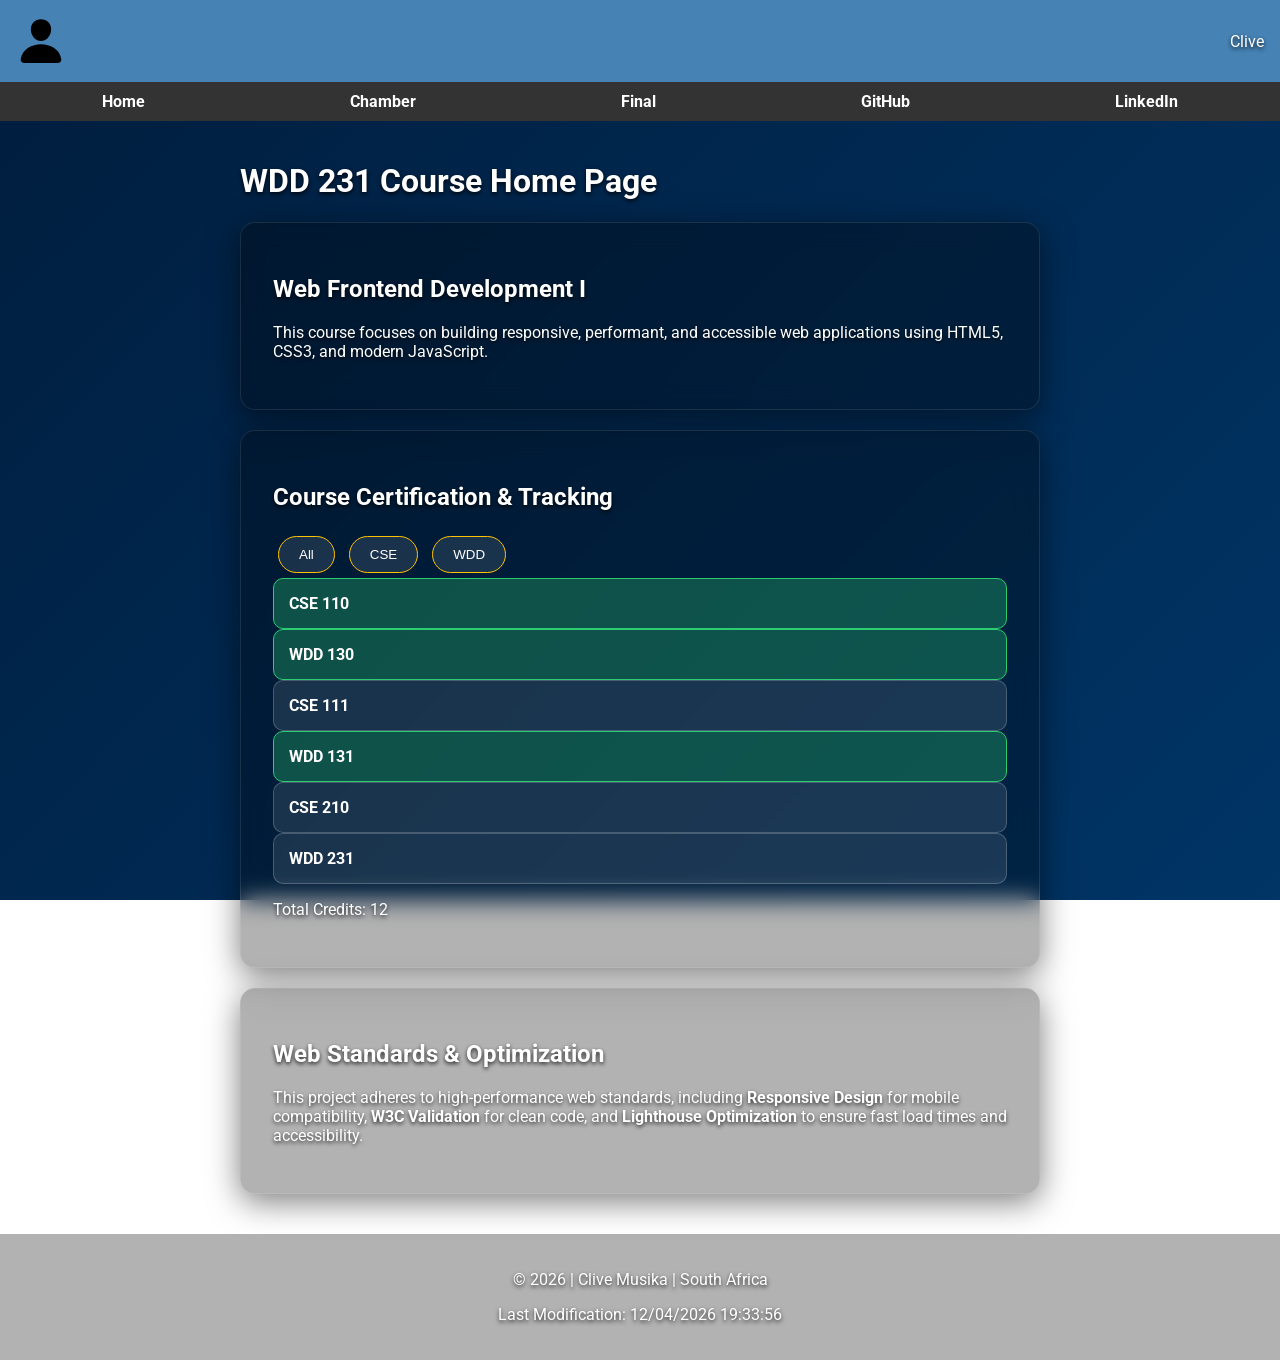
<file: index.html>
<!DOCTYPE html>
<html lang="en-US">
<head>
    <meta charset="UTF-8">
    <meta name="viewport" content="width=device-width, initial-scale=1.0">
    <title>Clive | WDD 231 Course Home Page</title>
    <meta name="description" content="Course home page for Clive, featuring responsive design and dynamic course filtering.">
    
    <meta name="author" content="Clive Musika"> 
    
    <link rel="preconnect" href="https://fonts.googleapis.com">
    <link rel="preconnect" href="https://fonts.gstatic.com" crossorigin>
    <link href="https://fonts.googleapis.com/css2?family=Roboto:wght@400;700&display=swap" rel="stylesheet">
    
    
    <link rel="stylesheet" href="styles/base.css">
    <link rel="stylesheet" href="styles/styles.css">

    <script src="scripts/getdates.js" defer></script>
    <script src="scripts/course.js" defer></script>
    <script src="scripts/navigation.js" defer></script>
</head>
<body>
   <header>
   
    <img src="images/person.svg" alt="Clive Musika Portfolio Logo" width="50">
    <span>Clive</span>
    <button id="menu"></button> 
</header>

<nav>
    <ul class="navigation" id="animatenav">
        <li><a href="chamber/index.html" class="active">Home</a></li>
        <li><a href="chamber/directory.html">Chamber</a></li>
        <li><a href="Final-project/index.html">Final</a></li>

        <li><a href="https://github.com/simbaclive" target="_blank">GitHub</a></li>
        <li><a href="https://www.linkedin.com/in/clive-musika-203a121a0/" target="_blank">LinkedIn</a></li>
    </ul>
</nav>

    <main>
   
    <h1>WDD 231 Course Home Page</h1>

   
    <section class="card">
        <h2>Web Frontend Development I</h2>
        <p>This course focuses on building responsive, performant, and accessible web applications using HTML5, CSS3, and modern JavaScript.</p>
    </section>

    
    <section class="card">
        <h2>Course Certification & Tracking</h2>
        <div class="filters">
            <button id="all">All</button>
            <button id="cse">CSE</button>
            <button id="wdd">WDD</button>
        </div>
        <div id="course-list"></div>
        <p>Total Credits: <span id="total-credits"></span></p>
    </section>

    
    <section class="card">
    <h2>Web Standards & Optimization</h2>
    <p>This project adheres to high-performance web standards, including <strong>Responsive Design</strong> for mobile compatibility, <strong>W3C Validation</strong> for clean code, and <strong>Lighthouse Optimization</strong> to ensure fast load times and accessibility.</p>
</section>
        
</main>

    <footer>
        <p>&copy; <span id="currentyear"></span> | Clive Musika | South Africa</p>
        <p id="lastModified"></p>
    </footer>
</body>
</html>
</file>
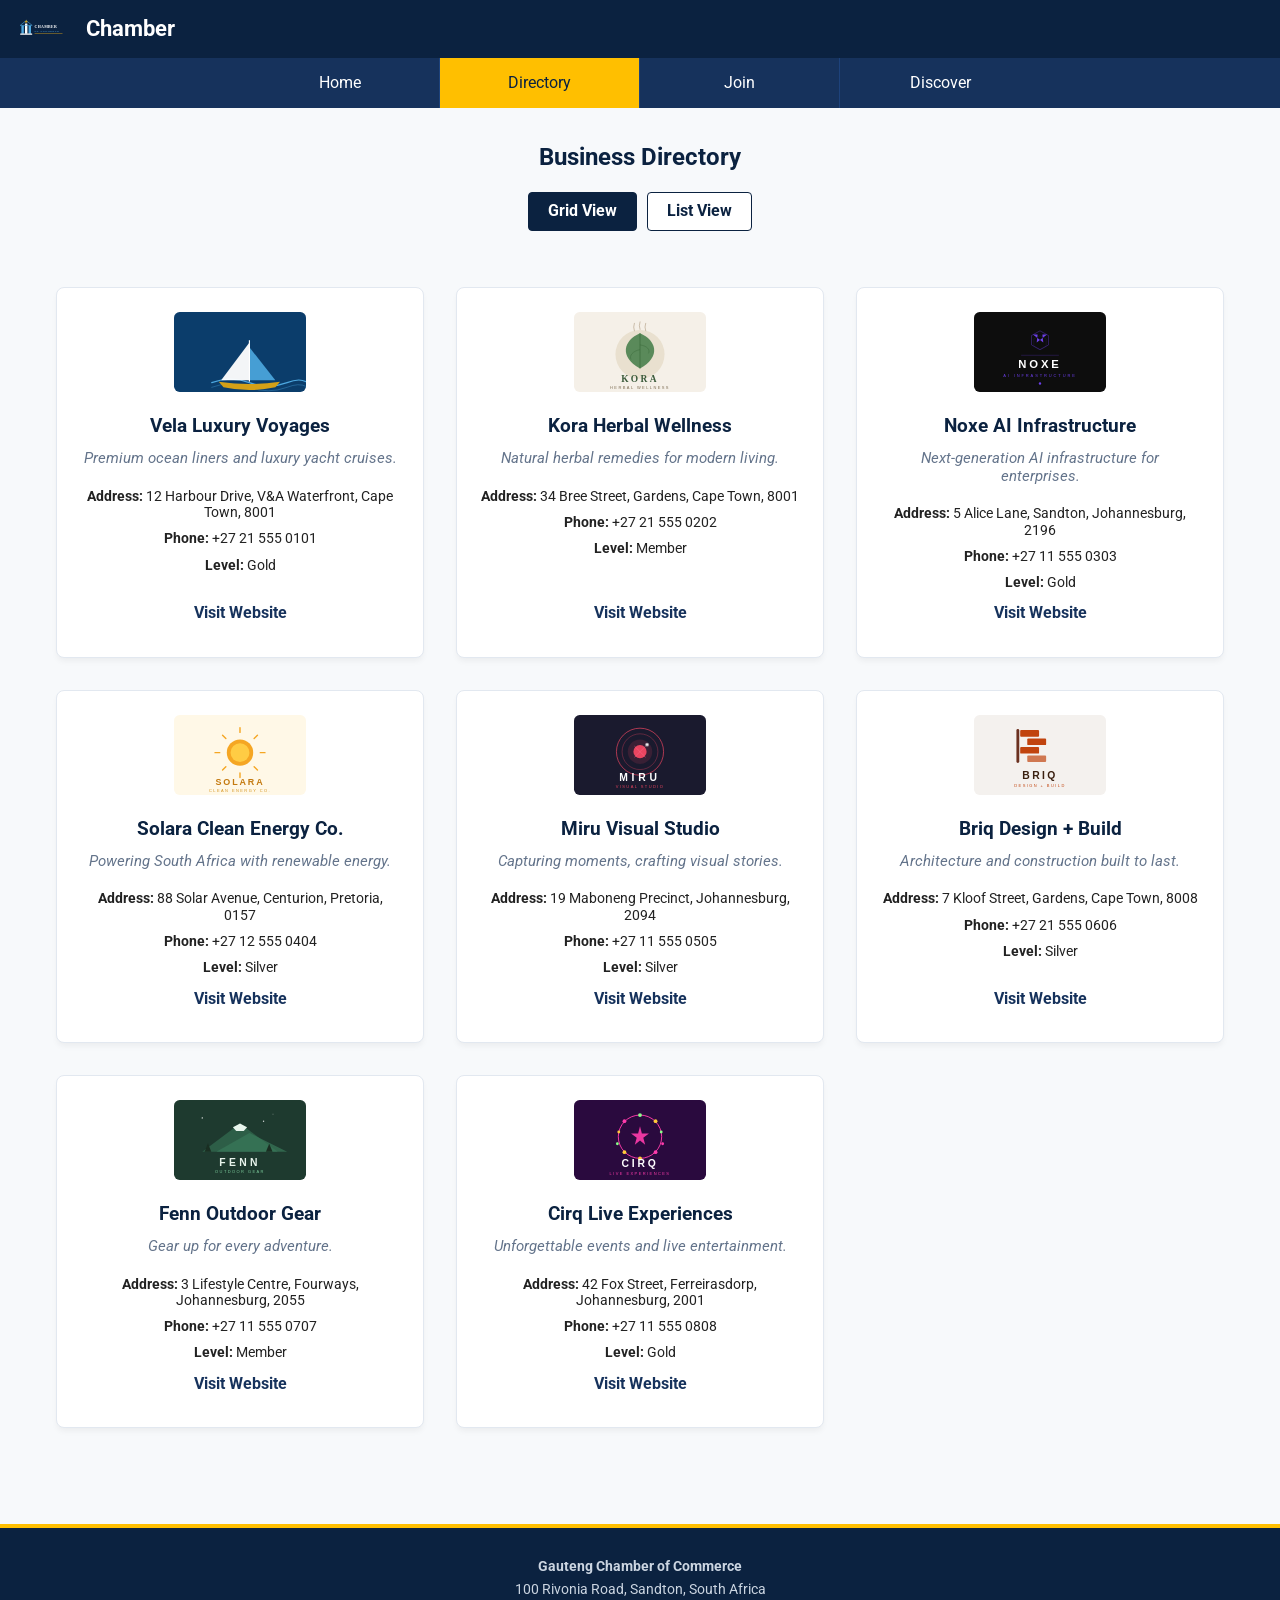
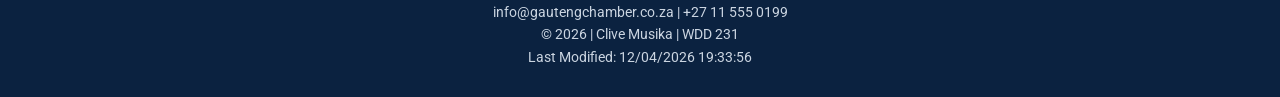
<file: chamber/directory.html>
<!DOCTYPE html>
<html lang="en-US">
<head>
    <meta charset="UTF-8">
    <meta name="viewport" content="width=device-width, initial-scale=1.0">
    <title>Chamber of Commerce | Business Directory</title>
    <meta name="description" content="Discover and network with top-tier businesses in Gauteng. Support local enterprise through our Chamber Directory.">
    <meta name="author" content="Clive Musika"> 
    
    <link rel="icon" href="images/favicon.ico" type="image/x-icon">

    <meta property="og:title" content="Gauteng Chamber of Commerce Business Directory">
    <meta property="og:description" content="Explore and support premium local businesses in the Gauteng area.">
    <meta property="og:image" content="https://simbaclive.github.io/wdd231/chamber/images/og-share.jpg">
    <meta property="og:url" content="https://simbaclive.github.io/wdd231/chamber/directory.html">
    <meta property="og:type" content="website">

    <link rel="preconnect" href="https://fonts.googleapis.com">
    <link rel="preconnect" href="https://fonts.gstatic.com" crossorigin>
    <link href="https://fonts.googleapis.com/css2?family=Roboto:wght@400;700&display=swap" rel="stylesheet">

    <link rel="stylesheet" href="styles/normalize.css">
    <link rel="stylesheet" href="styles/small.css">
    <link rel="stylesheet" href="styles/larger.css" media="(min-width: 640px)">

    <script src="scripts/directory.js" defer></script>
</head>
<body>
    <header>
        <div class="logo-area">
            <img src="images/chamber-logo.svg" alt="Chamber Logo" width="60">
            <h1>Chamber</h1>
        </div>
        <button id="menu" aria-label="Toggle Menu">&#9776;</button> 
    </header>

    <nav>
        <ul class="navigation" id="animatenav">
            <li><a href="index.html">Home</a></li>
            <li><a href="#" class="active">Directory</a></li>
            <li><a href="join.html">Join</a></li>
            <li><a href="discover.html">Discover</a></li>
        </ul>
    </nav>

    <main>
        <h2>Business Directory</h2>
        
        <div class="toggle-container">
            <button id="gridBtn" class="active">Grid View</button>
            <button id="listBtn">List View</button>
        </div>

        <article id="member-container" class="grid-mode">
            </article>
    </main>

    <footer>
        <div class="footer-info">
            <p><strong>Gauteng Chamber of Commerce</strong></p>
            <p>100 Rivonia Road, Sandton, South Africa</p>
            <p>info@gautengchamber.co.za | +27 11 555 0199</p>
        </div>
        <div class="footer-meta">
            <p>&copy; <span id="currentyear"></span> | Clive Musika | WDD 231</p>
            <p id="lastModified"></p>
        </div>
    </footer>
</body>
</html>
</file>
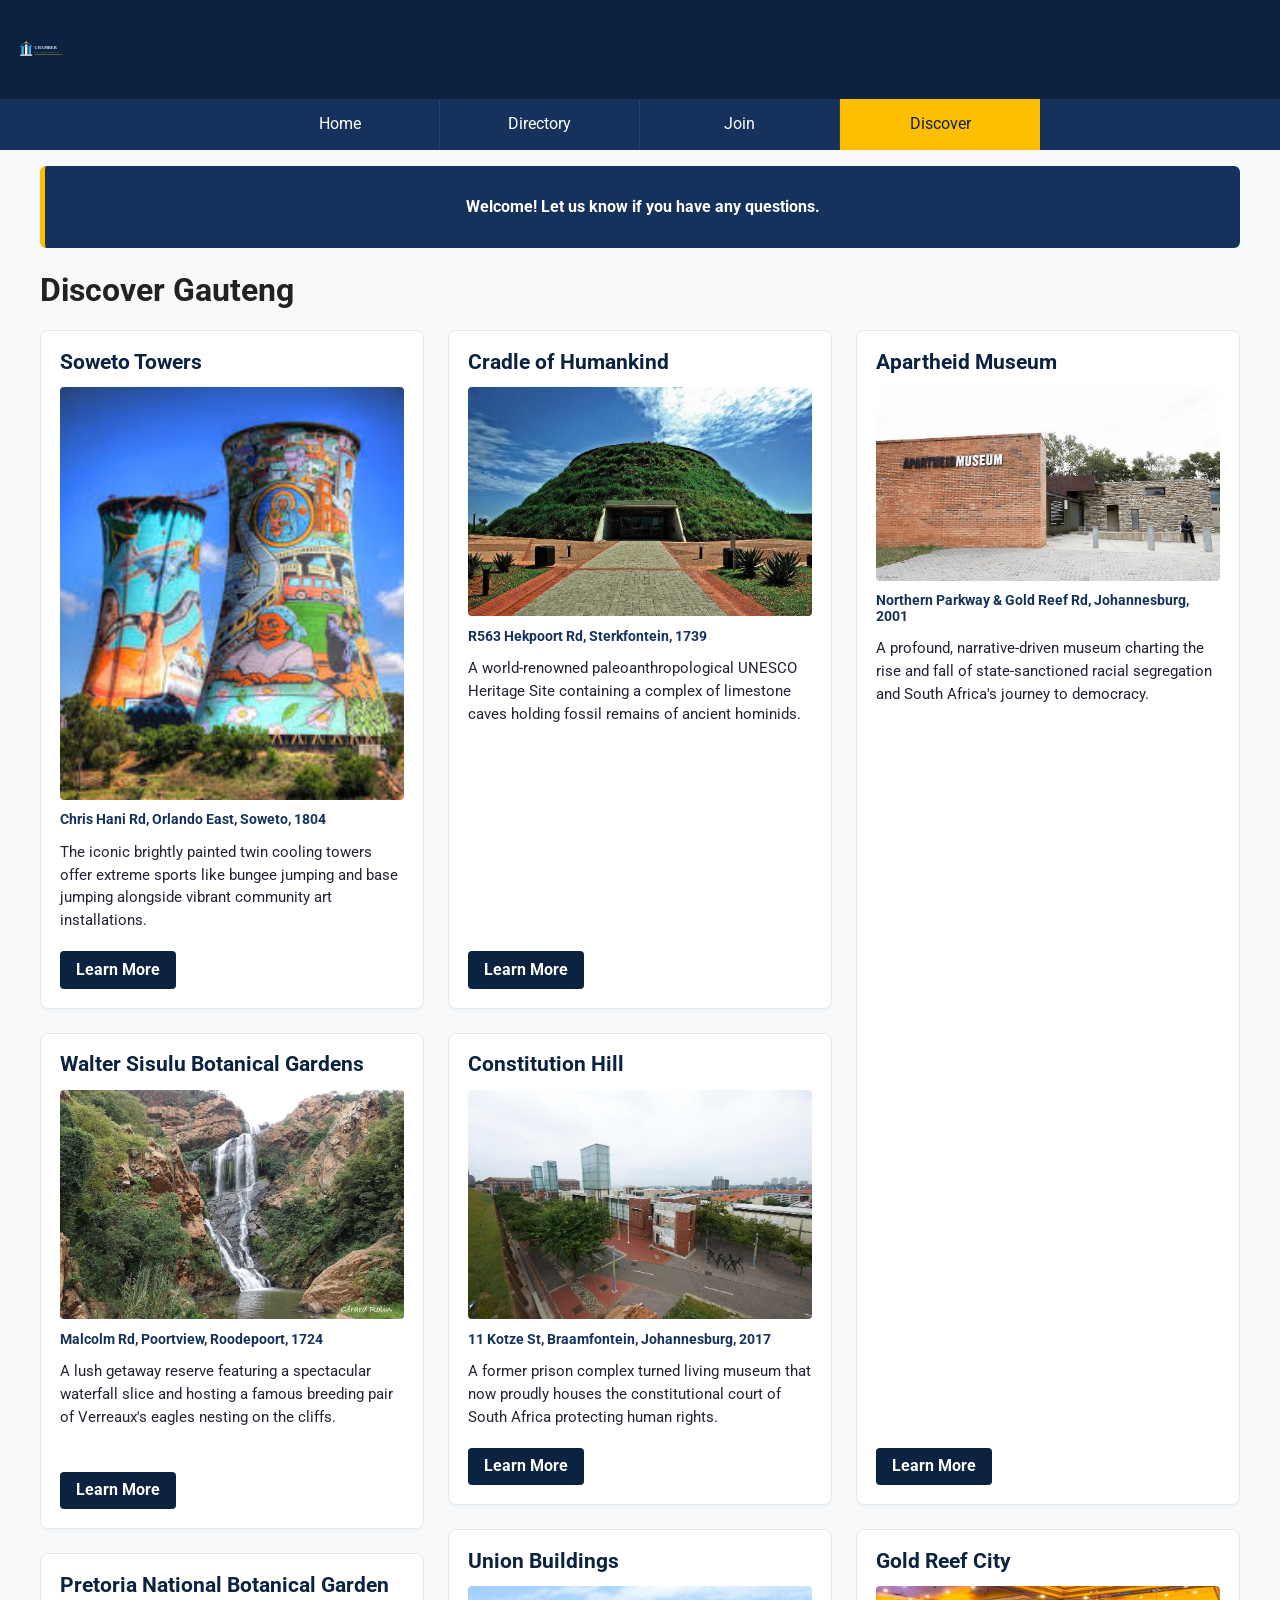
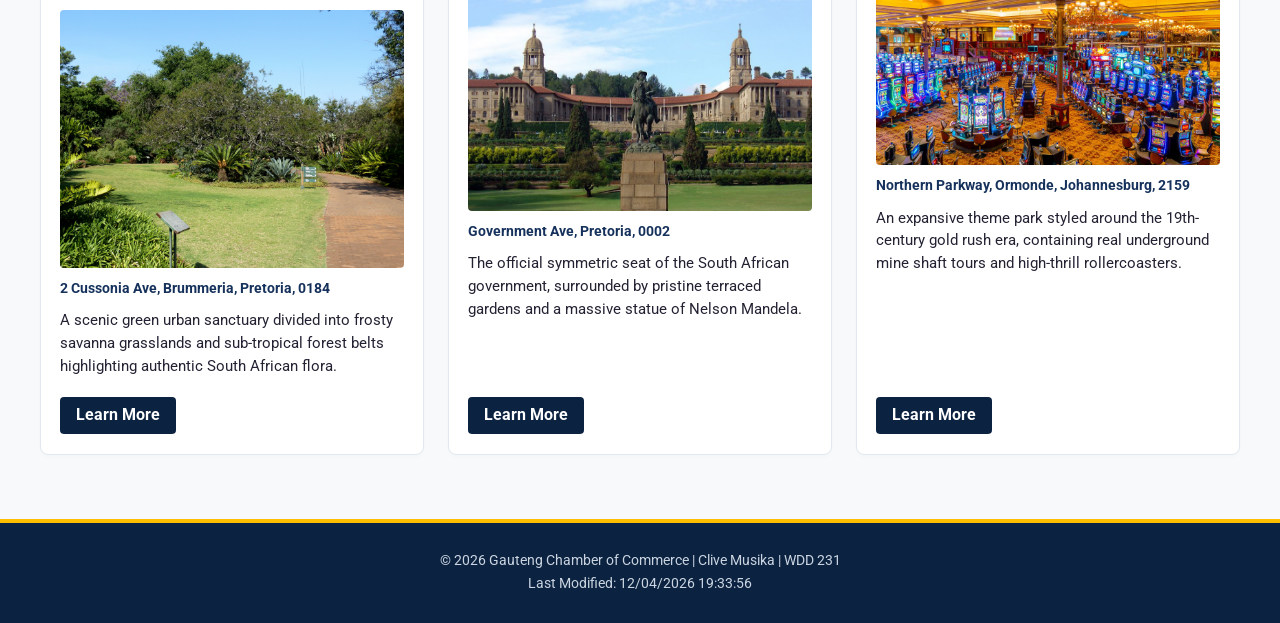
<file: chamber/discover.html>
<!DOCTYPE html>
<html lang="en-US">
<head>
    <meta charset="UTF-8">
    <meta name="viewport" content="width=device-width, initial-scale=1.0">
    <title>Gauteng Chamber - Discover Area</title>
    <meta name="description" content="Explore regional highlights, economic demographics, and landmarks across Gauteng, South Africa.">
    <meta name="author" content="Clive Musika">
    
    <link rel="icon" href="images/favicon.ico">

    <meta property="og:title" content="Gauteng Chamber - Discover Area">
    <meta property="og:description" content="Explore landmarks and regional attractions across Gauteng.">
    <meta property="og:image" content="https://simbaclive.github.io/wdd231/chamber/images/chamber-logo.png">
    <meta property="og:url" content="https://simbaclive.github.io/wdd231/chamber/discover.html">
    <meta property="og:type" content="website">

    <link rel="preconnect" href="https://fonts.googleapis.com">
    <link rel="preconnect" href="https://fonts.gstatic.com" crossorigin>
    <link href="https://fonts.googleapis.com/css2?family=Roboto:wght@400;700&display=swap" rel="stylesheet">
    
    <link rel="stylesheet" href="styles/normalize.css">
    <link rel="stylesheet" href="styles/small.css">
    <link rel="stylesheet" href="styles/larger.css">

    <script src="scripts/directory.js" defer></script> 
    <script src="scripts/discover.js" type="module" defer></script> 
</head>
<body>

    <header>
        <div class="logo-area">
            <img src="images/chamber-logo.svg" alt="Gauteng Chamber Logo" width="60">
            <h2>Gauteng Chamber</h2>
        </div>
        <button id="menu" aria-label="Toggle Navigation Options">&#9776;</button> 
    </header>

    <nav>
        <ul class="navigation" id="animatenav">
            <li><a href="index.html">Home</a></li>
            <li><a href="directory.html">Directory</a></li>
            <li><a href="join.html">Join</a></li>
            <li><a href="discover.html" class="active">Discover</a></li>
        </ul>
    </nav>

    <main>
        <div id="visit-message-banner" class="visit-banner">
            <p id="visit-message"></p>
        </div>

        <h1>Discover Gauteng</h1>
        
        <div class="discover-grid" id="discoverGridContainer">
            </div>
    </main>

    <footer>
        <p>&copy; <span id="currentyear"></span> Gauteng Chamber of Commerce | Clive Musika | WDD 231</p>
        <p id="lastModified"></p>
    </footer>

</body>
</html>
</file>
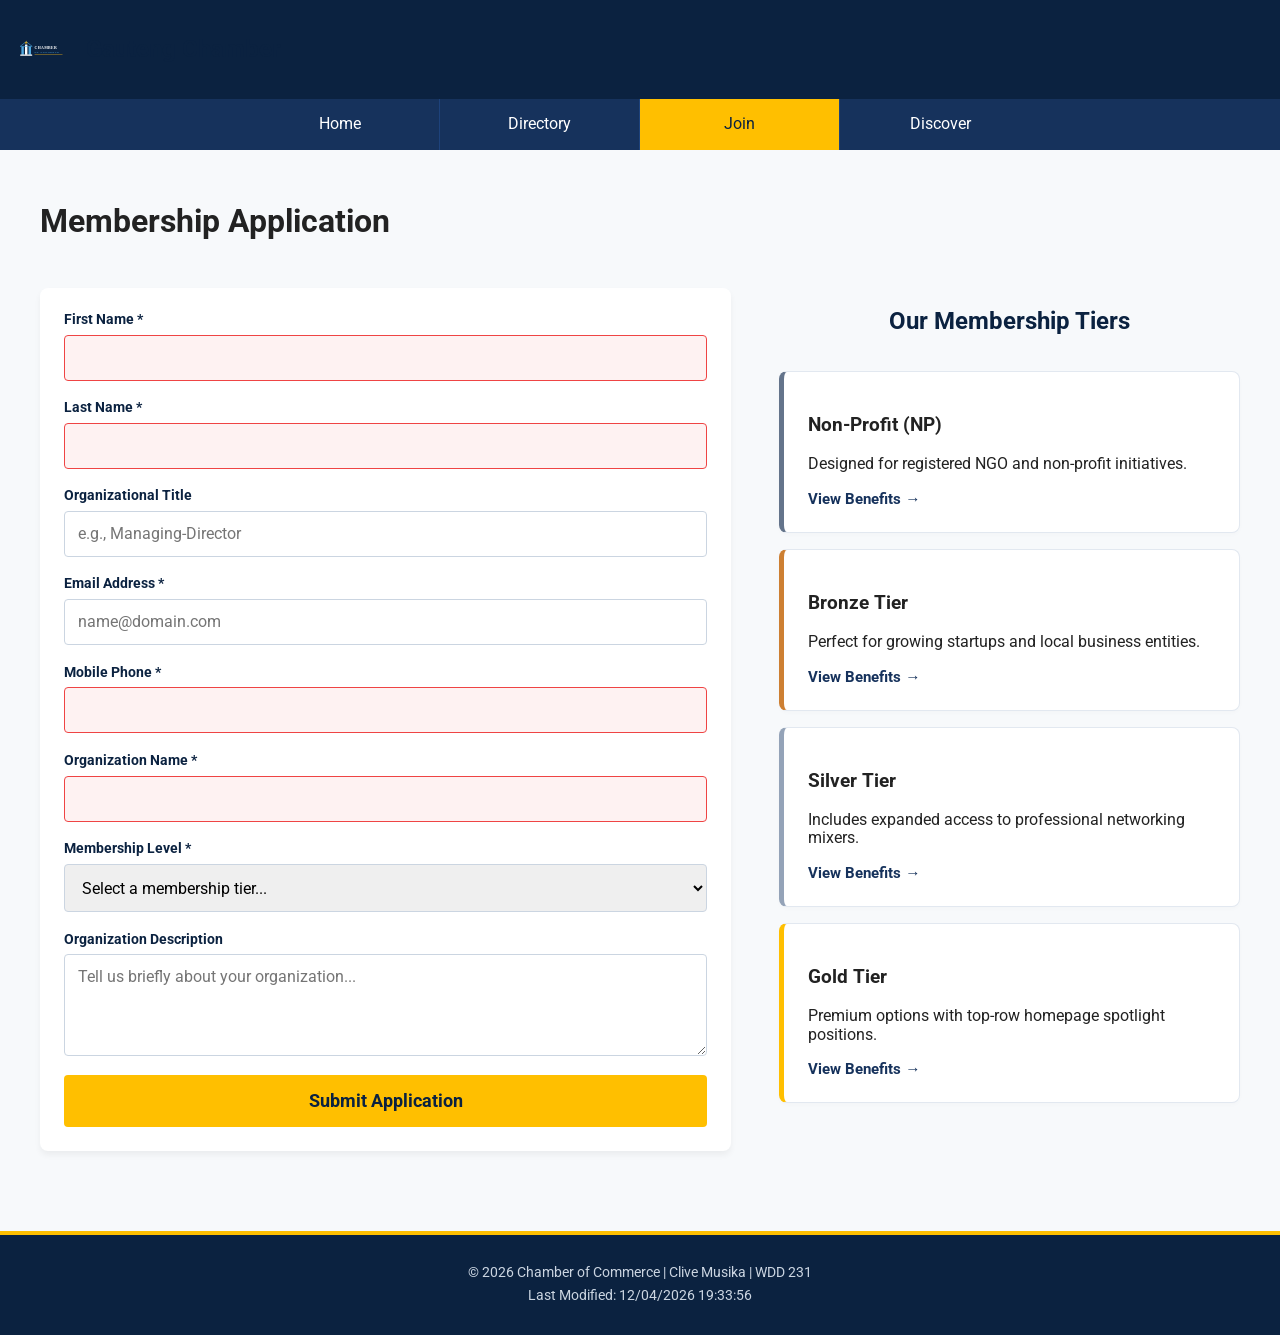
<file: chamber/join.html>
<!DOCTYPE html>
<html lang="en-US">
<head>
    <meta charset="UTF-8">
    <meta name="viewport" content="width=device-width, initial-scale=1.0">
    <title>Gauteng Chamber - Join Membership</title>
    <meta name="description" content="Apply for a membership position with the Gauteng Chamber of Commerce. Select a tier tailored to accelerate your business growth.">
    <meta name="author" content="Clive Musika">
    
    <link rel="icon" href="images/favicon.ico">

    <meta property="og:title" content="Gauteng Chamber - Join Membership">
    <meta property="og:description" content="Apply for a membership position with the Gauteng Chamber of Commerce today.">
    <meta property="og:image" content="https://simbaclive.github.io/wdd231/chamber/images/chamber-logo.png">
    <meta property="og:url" content="https://simbaclive.github.io/wdd231/chamber/join.html">
    <meta property="og:type" content="website">

    <link rel="preconnect" href="https://fonts.googleapis.com">
    <link rel="preconnect" href="https://fonts.gstatic.com" crossorigin>
    <link href="https://fonts.googleapis.com/css2?family=Roboto:wght@400;700&display=swap" rel="stylesheet">
    
    <link rel="stylesheet" href="styles/normalize.css">
    <link rel="stylesheet" href="styles/small.css">
    <link rel="stylesheet" href="styles/larger.css">

    <script src="scripts/directory.js" defer></script> 
    <script src="scripts/join.js" defer></script> 
</head>
<body>

    <header>
        <div class="logo-area">
            <img src="images/chamber-logo.svg" alt="Gauteng Chamber Logo" width="60">
            <h2>Gauteng Chamber</h2>
        </div>
        <button id="menu" aria-label="Toggle Menu">&#9776;</button> 
    </header>

    <nav>
        <ul class="navigation" id="animatenav">
            <li><a href="index.html">Home</a></li>
            <li><a href="directory.html">Directory</a></li>
            <li><a href="join.html" class="active">Join</a></li>
            <li><a href="discover.html">Discover</a></li>
        </ul>
    </nav>

    <main class="join-container">
        <h1>Membership Application</h1>

        <form method="get" action="thankyou.html" class="app-form">
            
            <label title="Applicant's First Name">
                <span>First Name *</span>
                <input type="text" name="firstName" autocomplete="given-name" required>
            </label>

            <label title="Applicant's Last Name">
                <span>Last Name *</span>
                <input type="text" name="lastName" autocomplete="family-name" required>
            </label>

            <label title="Organizational Title (Minimum 7 alpha characters, hyphens, or spaces)">
                <span>Organizational Title</span>
                <input type="text" name="orgTitle" autocomplete="organization-title" 
                       pattern="[A-Za-z\s\-]{7,}" 
                       placeholder="e.g., Managing-Director">
            </label>

            <label title="Applicant's Email Address">
                <span>Email Address *</span>
                <input type="email" name="email" autocomplete="email" required placeholder="name@domain.com">
            </label>

            <label title="Mobile Phone Number">
                <span>Mobile Phone *</span>
                <input type="tel" name="phone" autocomplete="tel" required>
            </label>

            <label title="Business/Organization Name">
                <span>Organization Name *</span>
                <input type="text" name="organization" autocomplete="organization" required>
            </label>

            <label title="Membership Tier Selection">
                <span>Membership Level *</span>
                <select name="membershipLevel" required>
                    <option value="" disabled selected>Select a membership tier...</option>
                    <option value="np">NP Membership (Non-Profit - Free)</option>
                    <option value="bronze">Bronze Membership</option>
                    <option value="silver">Silver Membership</option>
                    <option value="gold">Gold Membership</option>
                </select>
            </label>

            <label title="Business Description Summary">
                <span>Organization Description</span>
                <textarea name="description" rows="4" placeholder="Tell us briefly about your organization..."></textarea>
            </label>

            <input type="hidden" name="formTimestamp" id="formTimestamp">

            <input type="submit" value="Submit Application" class="submit-btn">
        </form>

        <aside class="tier-deck">
            <h2>Our Membership Tiers</h2>
            
            <div class="tier-card level-np">
                <h3>Non-Profit (NP)</h3>
                <p>Designed for registered NGO and non-profit initiatives.</p>
                <button type="button" class="modal-trigger" data-target="modal-np">View Benefits &rarr;</button>
            </div>

            <div class="tier-card level-brz">
                <h3>Bronze Tier</h3>
                <p>Perfect for growing startups and local business entities.</p>
                <button type="button" class="modal-trigger" data-target="modal-bronze">View Benefits &rarr;</button>
            </div>

            <div class="tier-card level-slv">
                <h3>Silver Tier</h3>
                <p>Includes expanded access to professional networking mixers.</p>
                <button type="button" class="modal-trigger" data-target="modal-silver">View Benefits &rarr;</button>
            </div>

            <div class="tier-card level-gld">
                <h3>Gold Tier</h3>
                <p>Premium options with top-row homepage spotlight positions.</p>
                <button type="button" class="modal-trigger" data-target="modal-gold">View Benefits &rarr;</button>
            </div>
        </aside>
    </main>

    <dialog id="modal-np" class="benefit-modal">
        <div class="modal-content">
            <h3>NP Tier Benefits</h3>
            <p><strong>Cost:</strong> Free (Requires Proof of registration)</p>
            <ul>
                <li>Standard Directory Business Listing</li>
                <li>Access to Public SME Workshops</li>
            </ul>
            <button class="close-modal">Close</button>
        </div>
    </dialog>

    <dialog id="modal-bronze" class="benefit-modal">
        <div class="modal-content">
            <h3>Bronze Tier Benefits</h3>
            <p><strong>Cost:</strong> R2,500 / annum</p>
            <ul>
                <li>Standard Directory Business Listing</li>
                <li>Access to Monthly B2B Mixers</li>
                <li>Quarterly Training Seminars</li>
            </ul>
            <button class="close-modal">Close</button>
        </div>
    </dialog>

    <dialog id="modal-silver" class="benefit-modal">
        <div class="modal-content">
            <h3>Silver Tier Benefits</h3>
            <p><strong>Cost:</strong> R7,500 / annum</p>
            <ul>
                <li>Highlighted Directory Listing Priority</li>
                <li>2 Event Admission Passes per Summit</li>
                <li>Standard 14-day Home Page Spotlight Position</li>
            </ul>
            <button class="close-modal">Close</button>
        </div>
    </dialog>

    <dialog id="modal-gold" class="benefit-modal">
        <div class="modal-content">
            <h3>Gold Tier Benefits</h3>
            <p><strong>Cost:</strong> R15,000 / annum</p>
            <ul>
                <li>Premium Top-Row Directory Pinning</li>
                <li>Unlimited Access to Tech Innovation Summits</li>
                <li>Permanent Alternating Homepage Spotlight Placements</li>
                <li>Dedicated Executive Board Advisory Access</li>
            </ul>
            <button class="close-modal">Close</button>
        </div>
    </dialog>

    <footer>
        <p>&copy; <span id="currentyear"></span> Chamber of Commerce | Clive Musika | WDD 231</p>
        <p id="lastModified"></p>
    </footer>

</body>
</html>
</file>
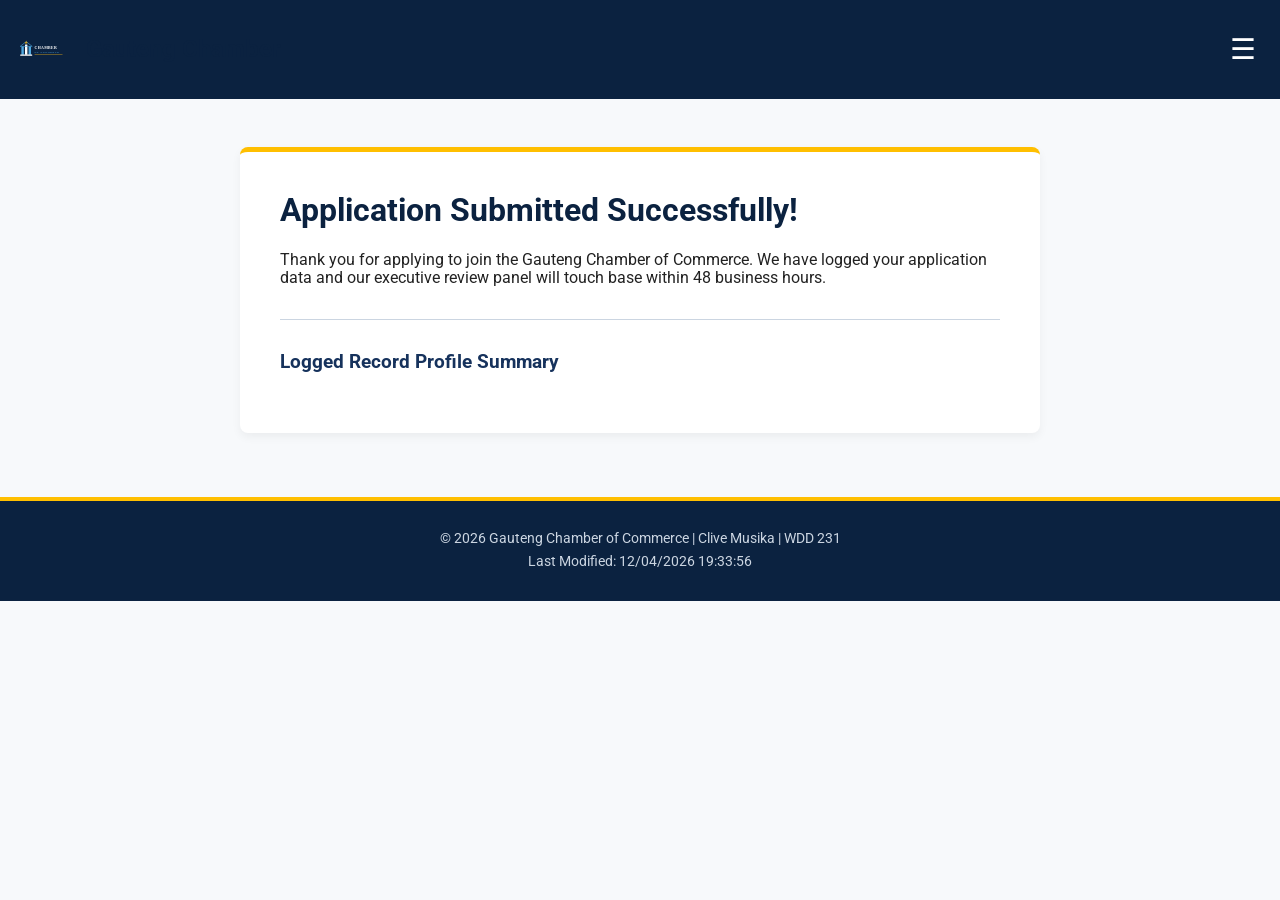
<file: chamber/thankyou.html>
<!DOCTYPE html>
<html lang="en-US">
<head>
    <meta charset="UTF-8">
    <meta name="viewport" content="width=device-width, initial-scale=1.0">
    <title>Gauteng Chamber - Submission Received</title>
    <link rel="icon" href="images/favicon.ico">
    <link rel="preconnect" href="https://fonts.googleapis.com">
    <link rel="preconnect" href="https://fonts.gstatic.com" crossorigin>
    <link href="https://fonts.googleapis.com/css2?family=Roboto:wght@400;700&display=swap" rel="stylesheet">
    <link rel="stylesheet" href="styles/normalize.css">
    <link rel="stylesheet" href="styles/small.css">
    <script src="scripts/directory.js" defer></script> 
</head>
<body>

    <header>
        <div class="logo-area">
            <img src="images/chamber-logo.svg" alt="Gauteng Chamber Logo" width="60">
            <h2>Gauteng Chamber</h2>
        </div>
        <button id="menu" aria-label="Toggle Menu">&#9776;</button> 
    </header>

    <nav>
        <ul class="navigation" id="animatenav">
            <li><a href="index.html">Home</a></li>
            <li><a href="directory.html">Directory</a></li>
            <li><a href="join.html">Join</a></li>
            <li><a href="discover.html">Discover</a></li>
        </ul>
    </nav>

    <main style="max-width: 800px; margin: 2rem auto; padding: 1rem;">
        <div style="background: white; padding: 2.5rem; border-radius: 8px; box-shadow: 0 4px 10px rgba(0,0,0,0.05); border-top: 5px solid #ffbf00;">
            <h1 style="color: #0b2240; margin-top: 0;">Application Submitted Successfully!</h1>
            <p>Thank you for applying to join the Gauteng Chamber of Commerce. We have logged your application data and our executive review panel will touch base within 48 business hours.</p>
            
            <hr style="border: 0; height: 1px; background: #cbd5e1; margin: 2rem 0;">
            
            <h3 style="color: #16325c;">Logged Record Profile Summary</h3>
            <div id="dataSummaryDeck" style="display: flex; flex-direction: column; gap: 0.8rem; line-height: 1.6; margin-top: 1rem;">
                </div>
        </div>
    </main>

    <script>
        document.addEventListener("DOMContentLoaded", () => {
            const container = document.getElementById("dataSummaryDeck");
            const queryParams = new URLSearchParams(window.location.search);

            // Mapping for target user records extraction parameters
            const targets = [
                { label: "Applicant Name", value: `${queryParams.get("firstName") || ""} ${queryParams.get("lastName") || ""}` },
                { label: "Registered Email", key: "email" },
                { label: "Contact Phone", key: "phone" },
                { label: "Organization Title", key: "organization" },
                { label: "Submission Timestamp", key: "formTimestamp" }
            ];

            targets.forEach(item => {
                const textValue = item.key ? queryParams.get(item.key) : item.value;
                if (textValue && textValue.trim() !== "") {
                    const row = document.createElement("p");
                    row.innerHTML = `<strong>${item.label}:</strong> ${decodeURIComponent(textValue)}`;
                    container.appendChild(row);
                }
            });
        });
    </script>

    <footer>
        <p>&copy; <span id="currentyear"></span> Gauteng Chamber of Commerce | Clive Musika | WDD 231</p>
        <p id="lastModified"></p>
    </footer>

</body>
</html>
</file>
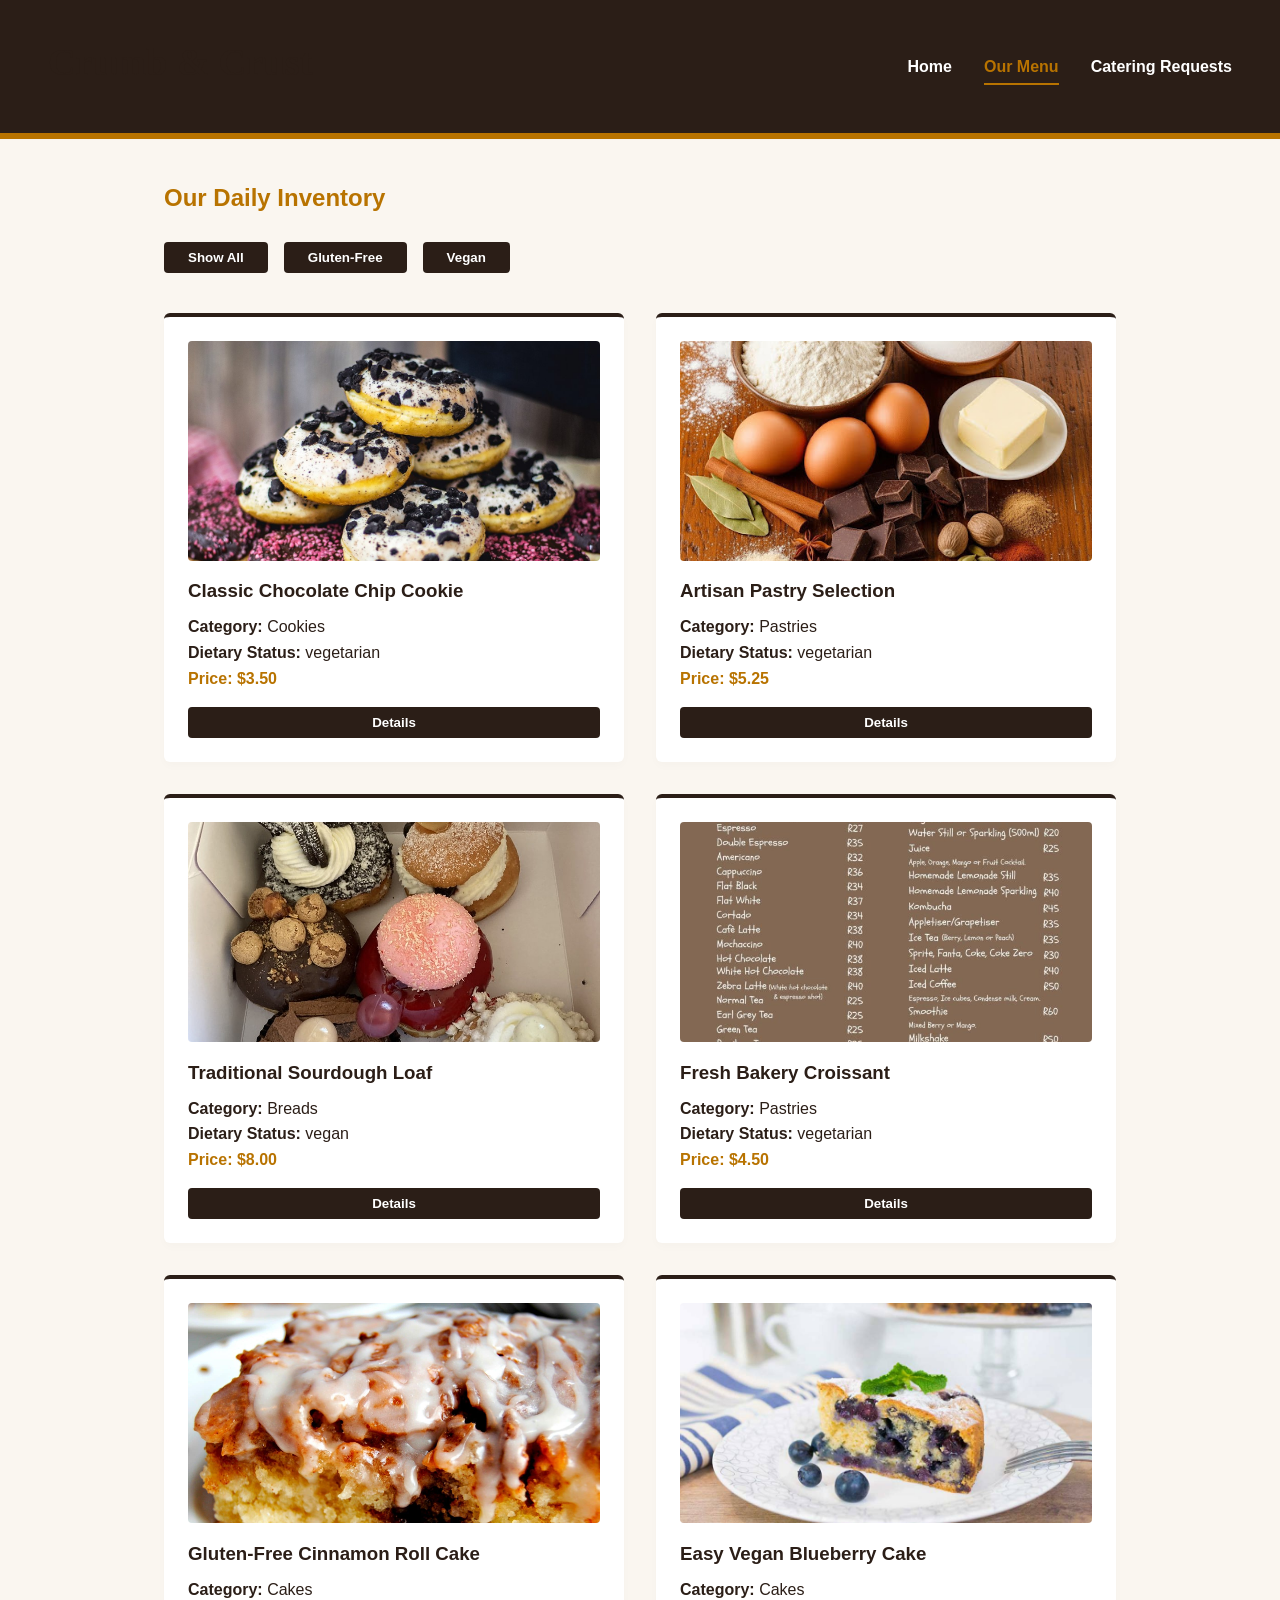
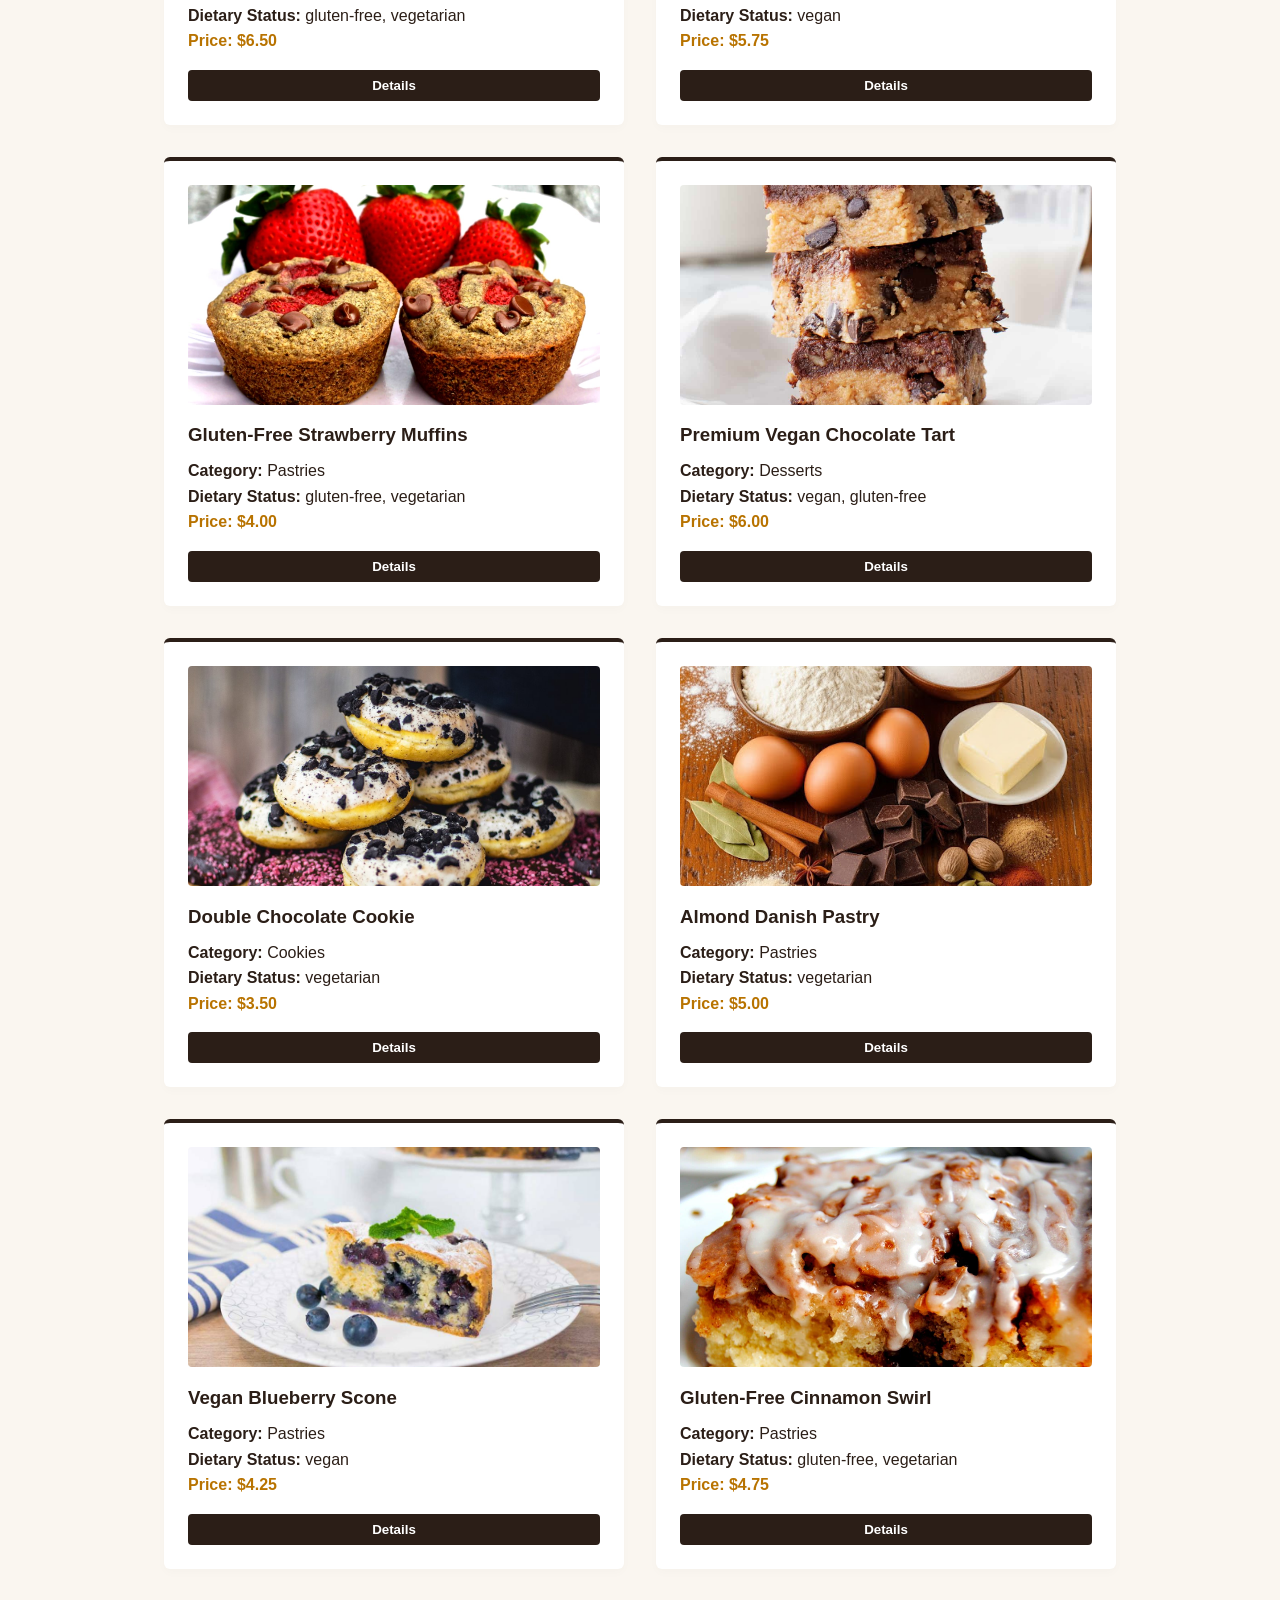
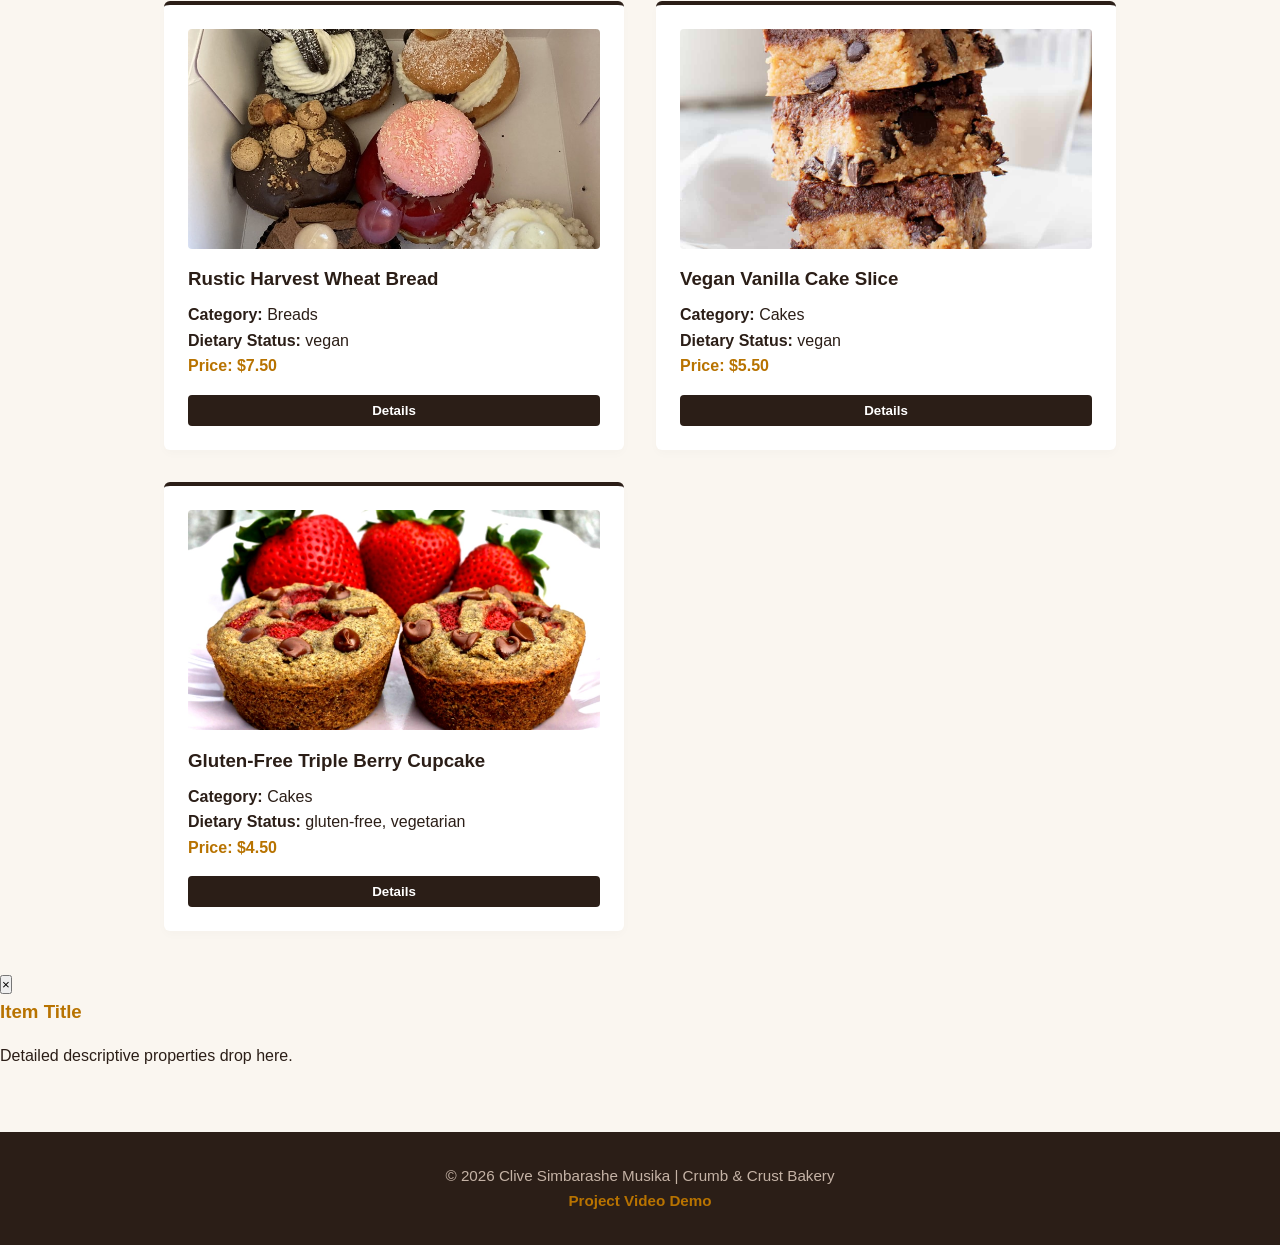
<file: Final-project/menu.html>
<!DOCTYPE html>
<html lang="en">
<head>
    <meta charset="UTF-8">
    <meta name="viewport" content="width=device-width, initial-scale=1.0">
    <title>Fresh Menu Options | Crumb & Crust</title>
    <meta name="description" content="Explore our live bakery inventory. Filter our selection easily by Gluten-Free, Vegan, or traditional items.">
    <meta name="author" content="Clive Simbarashe Musika">
    <link rel="icon" href="/favicon.ico" type="image/x-icon">
    <link rel="stylesheet" href="styles/base.css">
    <link rel="stylesheet" href="styles/small.css" media="screen and (max-width: 767px)">
    <link rel="stylesheet" href="styles/large.css" media="screen and (min-width: 768px)">
</head>
<body>
    <header>
        <h1>Crumb & Crust</h1>
        <button id="menu-toggle" aria-label="Toggle Menu">☰</button>
        <nav>
            <ul>
                <li><a href="index.html">Home</a></li>
                <li><a href="menu.html" class="active">Our Menu</a></li>
                <li><a href="order.html">Catering Requests</a></li>
            </ul>
        </nav>
    </header>

    <main>
        <h2 style="color: var(--accent-honey); margin-bottom: 1.5rem;">Our Daily Inventory</h2>
        <div class="filters">
            <button id="filter-all" class="filter-btn">Show All</button>
            <button id="filter-gf" class="filter-btn">Gluten-Free</button>
            <button id="filter-vegan" class="filter-btn">Vegan</button>
        </div>
        <div id="menu-grid" class="grid-container"></div>
    </main>

    <div id="detail-modal" class="modal" aria-hidden="true" role="dialog">
        <div class="modal-content">
            <button class="close-btn" id="close-modal">&times;</button>
            <h3 id="modal-title" style="color: var(--accent-honey); margin-bottom: 1rem;">Item Title</h3>
            <p id="modal-description">Detailed descriptive properties drop here.</p>
        </div>
    </div>

    <footer>
        <p>&copy; 2026 Clive Simbarashe Musika | Crumb & Crust Bakery</p>
        <p><a href="https://loom.com/your-video-link" target="_blank">Project Video Demo</a></p>
    </footer>

    <script type="module" src="scripts/menu-module.js"></script>
</body>
</html>
</file>
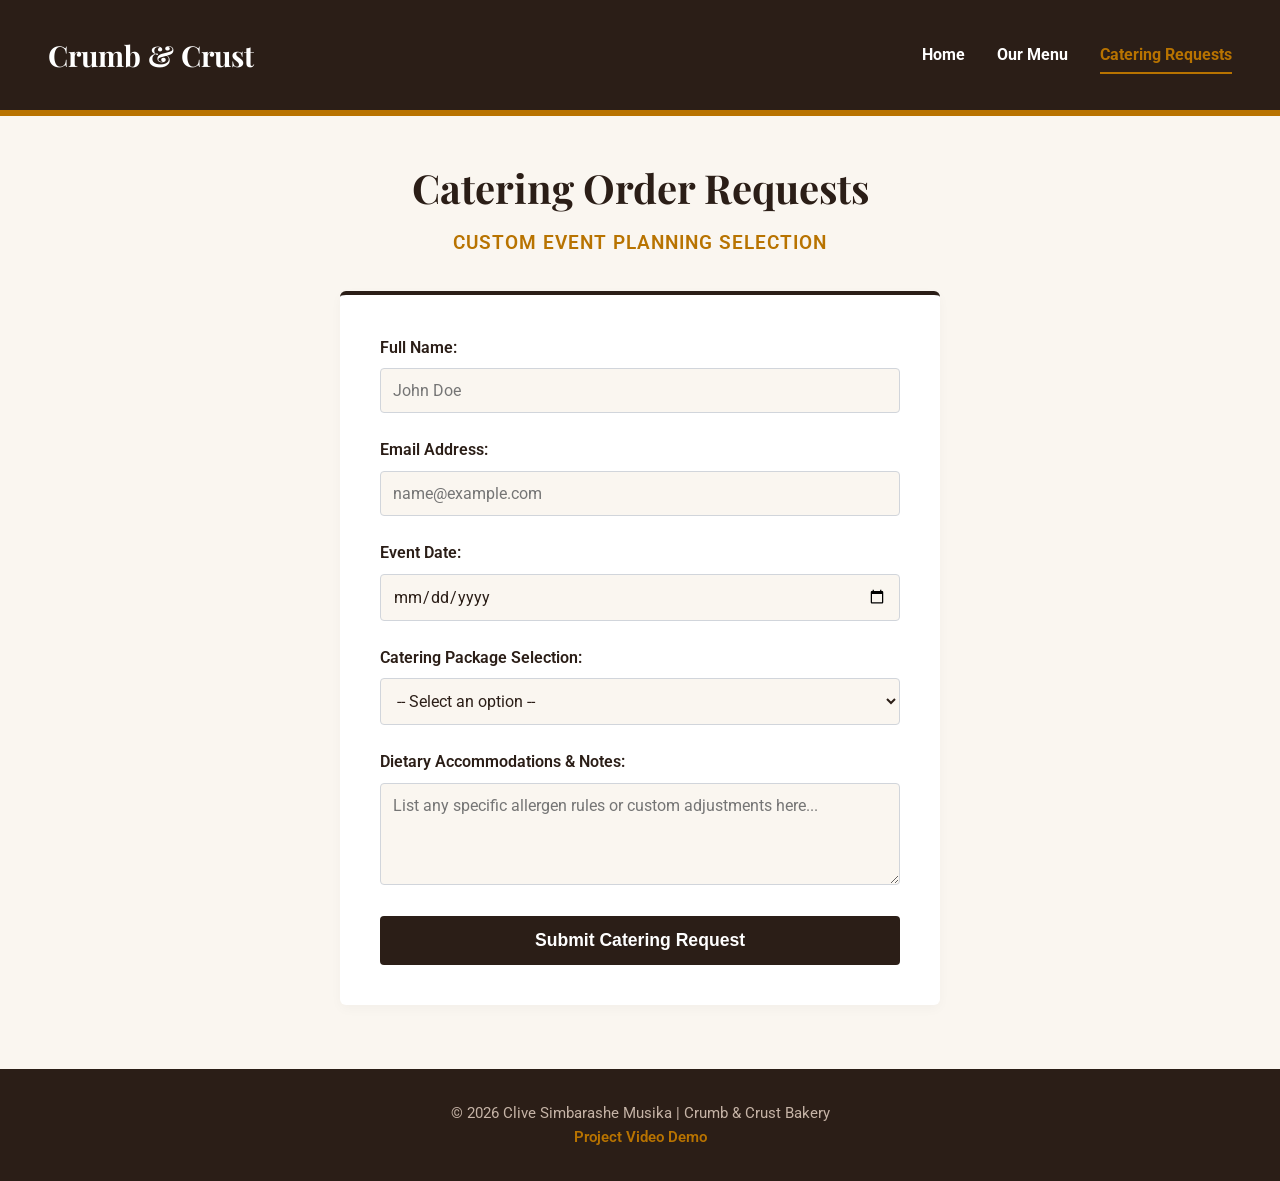
<file: Final-project/order.html>
<!DOCTYPE html>
<html lang="en">
<head>
    <meta charset="UTF-8">
    <meta name="viewport" content="width=device-width, initial-scale=1.0">
    <title>Catering Order Requests | Crumb & Crust</title>
    <meta name="description" content="Organizing a workshop or morning meeting? Fill out our customization form to submit a catering request.">
    <meta name="author" content="Clive Simbarashe Musika">
    
    <meta property="og:title" content="Catering Order Requests | Crumb & Crust">
    <meta property="og:description" content="Organizing a workshop or morning meeting? Complete our custom planning sheet to register an event slot.">
    <meta property="og:image" content="https://simbaclive.github.io/wdd231/Final-project/images/main-image.jpg">
    <meta property="og:url" content="https://simbaclive.github.io/wdd231/Final-project/order.html">
    
    <link rel="icon" href="favicon.ico" type="image/x-icon">
    
    <link rel="preconnect" href="https://fonts.googleapis.com">
    <link rel="preconnect" href="https://fonts.gstatic.com" crossorigin>
    <link href="https://fonts.googleapis.com/css2?family=Playfair+Display:ital,wght@0,400..900;1,400..900&family=Roboto:ital,wght@0,100..900;1,100..900&display=swap" rel="stylesheet">
    
    <link rel="stylesheet" href="styles/base.css">
    <link rel="stylesheet" href="styles/small.css" media="screen and (max-width: 767px)">
    <link rel="stylesheet" href="styles/large.css" media="screen and (min-width: 768px)">
</head>
<body>
    <header>
        <div class="logo-area">Crumb & Crust</div>
        <button id="menu-toggle" aria-label="Toggle Menu">☰</button>
        <nav>
            <ul>
                <li><a href="index.html">Home</a></li>
                <li><a href="menu.html">Our Menu</a></li>
                <li><a href="order.html" class="active">Catering Requests</a></li>
            </ul>
        </nav>
    </header>

    <main>
        <h1>Catering Order Requests</h1>
        <h2 class="page-subtitle">Custom Event Planning Selection</h2>
        
        <form id="catering-form" action="thank-you.html" method="get">
            <div class="form-group">
                <label for="client-name">Full Name:</label>
                <input type="text" id="client-name" name="clientName" required placeholder="John Doe">
            </div>

            <div class="form-group">
                <label for="client-email">Email Address:</label>
                <input type="email" id="client-email" name="clientEmail" required placeholder="name@example.com">
            </div>

            <div class="form-group">
                <label for="event-date">Event Date:</label>
                <input type="date" id="event-date" name="eventDate" required>
            </div>

            <div class="form-group">
                <label for="package-select">Catering Package Selection:</label>
                <select id="package-select" name="packageSelection" required>
                    <option value="" disabled selected>-- Select an option --</option>
                    <option value="breakfast">Morning Pastry Board Assortment</option>
                    <option value="sourdough">Artisan Bread & Spreads Platter</option>
                    <option value="dessert">Sweet Treat Celebration Platter</option>
                </select>
            </div>

            <div class="form-group">
                <label for="special-notes">Dietary Accommodations & Notes:</label>
                <textarea id="special-notes" name="specialNotes" rows="4" placeholder="List any specific allergen rules or custom adjustments here..."></textarea>
            </div>

            <button type="submit" class="submit-btn">Submit Catering Request</button>
        </form>
    </main>

    <footer>
        <p>&copy; 2026 Clive Simbarashe Musika | Crumb & Crust Bakery</p>
        <p><a href="https://loom.com/your-video-link" target="_blank">Project Video Demo</a></p>
    </footer>

    <script type="module" src="scripts/main.js"></script>
</body>
</html>
</file>
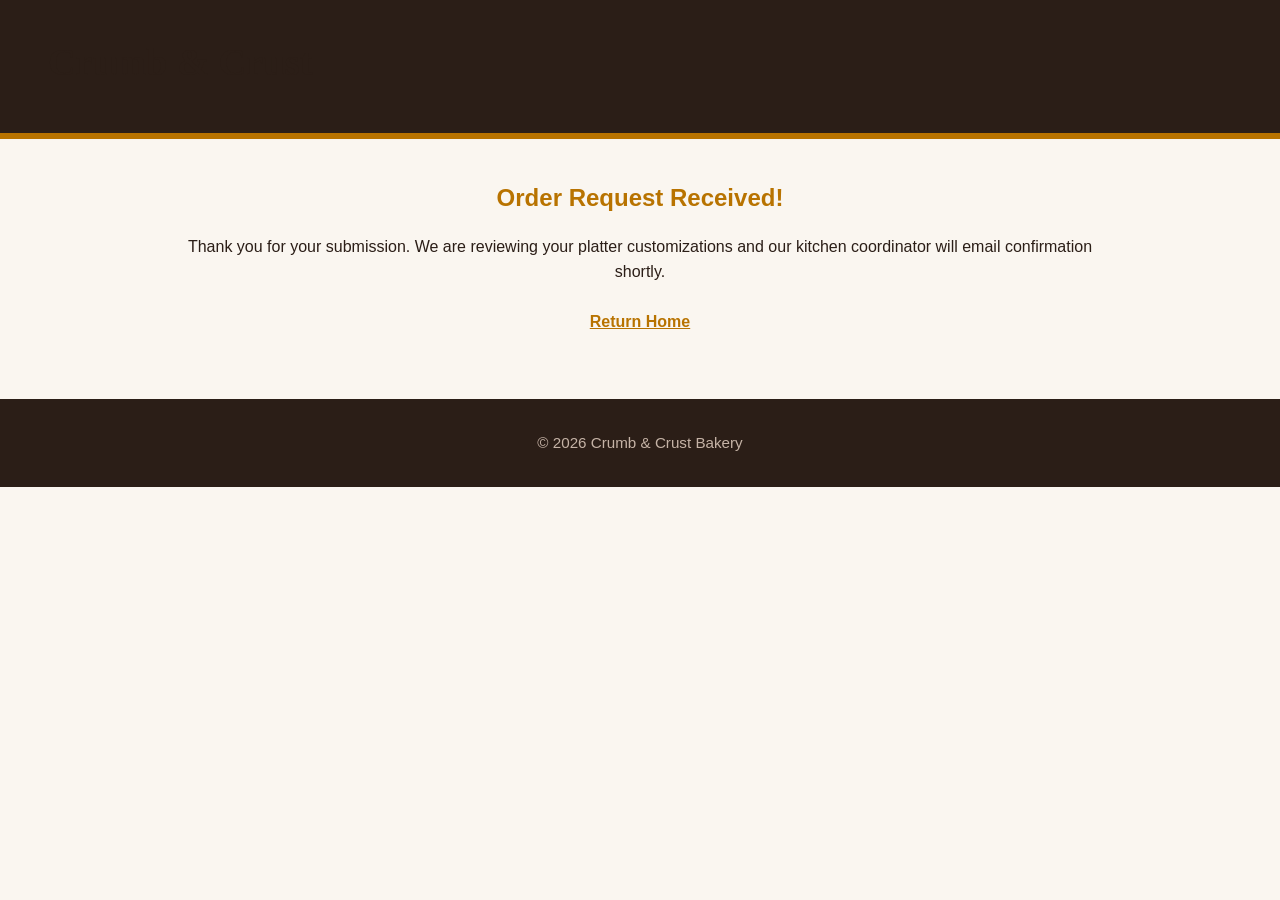
<file: Final-project/thank-you.html>
<!DOCTYPE html>
<html lang="en">
<head>
    <meta charset="UTF-8">
    <meta name="viewport" content="width=device-width, initial-scale=1.0">
    <title>Request Received | Crumb & Crust</title>
    <meta name="robots" content="noindex">
    <link rel="stylesheet" href="styles/base.css">
    <link rel="stylesheet" href="styles/small.css" media="screen and (max-width: 767px)">
    <link rel="stylesheet" href="styles/large.css" media="screen and (min-width: 768px)">
</head>
<body>
    <header>
        <h1>Crumb & Crust</h1>
    </header>
    <main style="text-align: center;">
        <h2 style="color: var(--accent-honey); margin-bottom: 1rem;">Order Request Received!</h2>
        <p>Thank you for your submission. We are reviewing your platter customizations and our kitchen coordinator will email confirmation shortly.</p>
        <a href="index.html" style="display:inline-block; margin-top:1.5rem; color:var(--accent-honey); font-weight:700;">Return Home</a>
    </main>
    <footer>
        <p>&copy; 2026 Crumb & Crust Bakery</p>
    </footer>
</body>
</html>
</file>
<file: styles/base.css>
:root {
    --primary-blue: #001d3d;
    --accent-gold: #ffc300;
    --white: #ffffff;
}

body {
    margin: 0;
    font-family: 'Roboto', sans-serif;
    background: linear-gradient(135deg, #001d3d 0%, #003566 100%);
    background-attachment: fixed;
    color: var(--white);
    min-height: 100vh;
}

header {
    background: #4682b4; 
    padding: 1rem;
    display: flex;
    align-items: center;
    justify-content: space-between;
}

main {
    max-width: 800px;
    margin: 0 auto; 
    padding: 20px;
}

footer {
    text-align: center;
    padding: 20px;
    background: rgba(0, 0, 0, 0.3);
}


nav ul {
    display: flex;
    justify-content: center;
    gap: 20px;
    background-color: #333;
    margin: 0;
    padding: 10px;
    list-style: none;
}

nav a {
    color: var(--white);
    text-decoration: none;
    font-weight: bold;
}
</file>
<file: styles/styles.css>
.card {
    
    background: rgba(0, 0, 0, 0.3); 
    backdrop-filter: blur(12px); 
    -webkit-backdrop-filter: blur(12px);
    border: 1px solid rgba(255, 255, 255, 0.1); 
    border-radius: 15px;
    padding: 2rem;
    box-shadow: 0 8px 32px 0 rgba(0, 0, 0, 0.5);
    margin: 20px auto;
}


h1, h2, p, span {
    text-shadow: 0 2px 4px rgba(0, 0, 0, 0.8);
}

.course-card {
    background: rgba(255, 255, 255, 0.1);
    border: 1px solid rgba(255, 255, 255, 0.2);
    border-radius: 10px;
    padding: 15px;
    transition: transform 0.3s ease;
}

.completed {
    
    background: rgba(46, 204, 113, 0.3);
    border: 1px solid #2ecc71;
}


#menu {
    display: block; 
    font-size: 2rem;
    background: none;
    border: 0;
    color: white;
    cursor: pointer;
}

#menu::before { content: "≡"; }
#menu.show::before { content: "X"; }

.navigation { display: none; }
.navigation.show { display: block; }

@media (min-width: 600px) {
    #menu { display: none; }
    .navigation {
        display: flex; 
        justify-content: space-around;
    }
}

/* Filter Buttons */
.filters button {
    background: rgba(255, 255, 255, 0.1);
    border: 1px solid var(--accent-gold);
    color: white;
    padding: 10px 20px;
    border-radius: 25px;
    cursor: pointer;
    margin: 5px;
}

.filters button:hover {
    background: var(--accent-gold);
    color: #000;
}
</file>
<file: chamber/styles/small.css>
body {
    font-family: 'Roboto', sans-serif;
    margin: 0;
    padding: 0;
    background-color: #f7f9fb;
    color: #222;
}


header {
    background-color: #0b2240; 
    color: #fff;
    padding: 1rem;
    display: flex;
    justify-content: space-between;
    align-items: center;
}

.logo-area {
    display: flex;
    align-items: center;
    gap: 10px;
}

.logo-area h1 {
    margin: 0;
    font-size: 1.4rem;
}


#menu {
    background: none;
    border: none;
    color: white;
    font-size: 1.8rem;
    cursor: pointer;
    padding: 0.5rem;
}


nav {
    background-color: #16325c;
}

.navigation {
    list-style: none;
    margin: 0;
    padding: 0;
    display: none; 
    flex-direction: column;
}


.navigation.open {
    display: flex;
}

.navigation li a {
    display: block;
    color: white;
    text-decoration: none;
    padding: 1rem;
    text-align: center;
    border-bottom: 1px solid #1d427b;
    transition: background 0.3s;
}

.navigation li a:hover, 
.navigation li a.active {
    background-color: #ffbf00; 
    color: #0b2240;
}


main {
    padding: 1rem;
    max-width: 1200px;
    margin: 0 auto;
}

h2 {
    text-align: center;
    color: #0b2240;
}


.toggle-container {
    display: flex;
    justify-content: center;
    gap: 10px;
    margin-bottom: 1.5rem;
}

.toggle-container button {
    padding: 0.6rem 1.2rem;
    border: 1px solid #0b2240;
    background-color: white;
    color: #0b2240;
    font-weight: bold;
    cursor: pointer;
    border-radius: 4px;
    transition: all 0.2s;
}

.toggle-container button.active,
.toggle-container button:hover {
    background-color: #0b2240;
    color: white;
}


.grid-mode {
    display: grid;
    grid-template-columns: 1fr; 
    gap: 1.5rem;
}

.member-card {
    background-color: #ffffff;
    border: 1px solid #e2e8f0;
    border-radius: 8px;
    padding: 1.5rem;
    text-align: center;
    box-shadow: 0 4px 6px -1px rgba(0, 0, 0, 0.05);
    display: flex;
    flex-direction: column;
    align-items: center;
}

.member-card img {
    height: 80px;
    width: auto;
    object-fit: contain;
    margin-bottom: 1rem;
}

.member-card h3 {
    margin: 0.5rem 0;
    color: #0b2240;
}

.member-card .tagline {
    color: #64748b;
    font-size: 0.95rem;
    margin-bottom: 1rem;
}

.member-card p {
    margin: 0.3rem 0;
    font-size: 0.9rem;
}

.member-card a {
    display: inline-block;
    margin-top: auto;
    padding: 0.5rem 1rem;
    color: #16325c;
    text-decoration: none;
    font-weight: bold;
    border-bottom: 2px solid transparent;
}

.member-card a:hover {
    border-bottom-color: #ffbf00;
}


.list-mode {
    display: flex;
    flex-direction: column;
    gap: 0.5rem;
}

.list-mode .member-card {
    flex-direction: column;
    text-align: left;
    align-items: flex-start;
    padding: 1rem;
    box-shadow: none;
    border-radius: 0;
    border: none;
    border-bottom: 1px solid #cbd5e1;
}


.list-mode .member-card img,
.list-mode .member-card .tagline {
    display: none;
}

footer {
    background-color: #0b2240;
    color: #cbd5e1;
    padding: 1.5rem 1rem;
    text-align: center;
    margin-top: 3rem;
    font-size: 0.9rem;
    border-top: 4px solid #ffbf00;
}

footer p {
    margin: 0.4rem 0;
}



.home-grid {
    display: flex;
    flex-direction: column;
    gap: 1.5rem;
    padding: 1rem;
    max-width: 1200px;
    margin: 0 auto;
}


.hero-panel {
    position: relative;
    width: 100%;
    border-radius: 8px;
    overflow: hidden;
    box-shadow: 0 4px 10px rgba(0, 0, 0, 0.15);
}

.hero-panel img {
    width: 100%;
    height: 350px;
    object-fit: cover;
    display: block;
}

.cta-overlay {
    position: absolute;
    top: 0;
    left: 0;
    width: 100%;
    height: 100%;
    background: rgba(11, 34, 64, 0.75); 
    color: #ffffff;
    display: flex;
    flex-direction: column;
    justify-content: center;
    align-items: center;
    text-align: center;
    padding: 1.5rem;
    box-sizing: border-box;
}

.cta-overlay h2 {
    font-size: 1.6rem;
    color: #ffbf00; 
    margin-bottom: 0.5rem;
}

.cta-overlay p {
    font-size: 1rem;
    max-width: 500px;
    margin-bottom: 1.5rem;
}

.cta-button {
    background-color: #ffbf00;
    color: #0b2240;
    padding: 0.8rem 1.5rem;
    text-decoration: none;
    font-weight: bold;
    border-radius: 4px;
    transition: transform 0.2s ease, background-color 0.2s ease;
}

.cta-button:hover {
    background-color: #ffffff;
    transform: scale(1.05);
}


.home-card {
    background-color: #ffffff;
    padding: 1.5rem;
    border-radius: 8px;
    box-shadow: 0 2px 5px rgba(0,0,0,0.05);
    border-left: 4px solid #16325c;
}

.home-card h3 {
    margin-top: 0;
    color: #0b2240;
}

.home-card hr {
    border: 0;
    height: 1px;
    background: #cbd5e1;
    margin-bottom: 1rem;
}


.weather-info {
    display: flex;
    align-items: center;
    gap: 1rem;
}

.current-temp {
    font-size: 1.8rem;
    color: #0b2240;
    margin: 0;
}

.weather-desc {
    margin: 0;
    font-style: italic;
    color: #64748b;
}

#weather-forecast {
    margin-top: 1rem;
    display: flex;
    flex-direction: column;
    gap: 0.5rem;
}

.forecast-day {
    display: flex;
    justify-content: space-between;
    padding: 0.3rem 0;
    border-bottom: 1px dashed #e2e8f0;
}


.spotlight-section {
    width: 100%;
}

.spotlight-section h3 {
    color: #0b2240;
    margin-bottom: 1rem;
}

#spotlight-container {
    display: flex;
    flex-direction: column;
    gap: 1rem;
}

.spotlight-card {
    background-color: #ffffff;
    border: 1px solid #e2e8f0;
    border-radius: 8px;
    padding: 1.5rem;
    text-align: center;
    position: relative;
    box-shadow: 0 2px 5px rgba(0,0,0,0.05);
}

.spotlight-card img {
    max-height: 50px;
    margin: 1rem auto;
    display: block;
}

.spotlight-card h3 {
    margin: 0.5rem 0;
    color: #0b2240;
}

.spotlight-card .tagline {
    font-style: italic;
    color: #64748b;
    font-size: 0.9rem;
}

.spotlight-card .badge {
    position: absolute;
    top: 10px;
    right: 10px;
    font-size: 0.75rem;
    padding: 0.2rem 0.5rem;
    border-radius: 4px;
    font-weight: bold;
}

.level-gold { border-top: 4px solid #ffbf00; }
.level-gold .badge { background-color: #ffbf00; color: #0b2240; }

.level-silver { border-top: 4px solid #94a3b8; }
.level-silver .badge { background-color: #94a3b8; color: #ffffff; }

.visit-btn {
    display: inline-block;
    margin-top: 1rem;
    color: #16325c;
    text-decoration: none;
    font-weight: bold;
    font-size: 0.9rem;
}

.visit-btn:hover {
    text-decoration: underline;
}


.visually-hidden {
    position: absolute;
    width: 1px;
    height: 1px;
    padding: 0;
    margin: -1px;
    overflow: hidden;
    clip: rect(0, 0, 0, 0);
    border: 0;
}

.join-container {
    padding: 1rem;
    display: flex;
    flex-direction: column;
    gap: 2rem;
}

.app-form {
    display: flex;
    flex-direction: column;
    gap: 1.2rem;
    background-color: #ffffff;
    padding: 1.5rem;
    border-radius: 8px;
    box-shadow: 0 4px 6px rgba(0, 0, 0, 0.05);
}

.app-form label {
    display: flex;
    flex-direction: column;
    gap: 0.4rem;
    font-weight: bold;
    color: #0b2240;
}

.app-form span {
    font-size: 0.9rem;
}

.app-form input[type="text"],
.app-form input[type="email"],
.app-form input[type="tel"],
.app-form select,
.app-form textarea {
    padding: 0.8rem;
    border: 1px solid #cbd5e1;
    border-radius: 4px;
    font-size: 1rem;
    font-family: inherit;
    width: 100%;
    box-sizing: border-box;
}

.app-form input:focus,
.app-form select:focus,
.app-form textarea:focus {
    outline: 2px solid #ffbf00;
    border-color: transparent;
}


.app-form input:invalid:not(:placeholder-shown) {
    border-color: #ef4444;
    background-color: #fef2f2;
}

.submit-btn {
    background-color: #ffbf00;
    color: #0b2240;
    border: none;
    padding: 1rem;
    font-size: 1.1rem;
    font-weight: bold;
    border-radius: 4px;
    cursor: pointer;
    transition: background-color 0.2s ease;
}

.submit-btn:hover {
    background-color: #0b2240;
    color: #ffffff;
}


.tier-deck {
    display: flex;
    flex-direction: column;
    gap: 1rem;
}

.tier-card {
    background-color: #ffffff;
    border: 1px solid #e2e8f0;
    border-radius: 8px;
    padding: 1.5rem;
    box-shadow: 0 2px 4px rgba(0,0,0,0.02);
    /* Load animation logic assignment */
    opacity: 0;
    transform: translateY(20px);
    animation: slideUpFade 0.6s cubic-bezier(0.16, 1, 0.3, 1) forwards;
}


.tier-card:nth-child(2) { animation-delay: 0.1s; border-left: 5px solid #64748b; }
.tier-card:nth-child(3) { animation-delay: 0.2s; border-left: 5px solid #cd7f32; }
.tier-card:nth-child(4) { animation-delay: 0.3s; border-left: 5px solid #94a3b8; }
.tier-card:nth-child(5) { animation-delay: 0.4s; border-left: 5px solid #ffbf00; }

.modal-trigger {
    background: none;
    border: none;
    color: #16325c;
    font-weight: bold;
    cursor: pointer;
    padding: 0;
    font-size: 0.95rem;
    text-align: left;
}

.modal-trigger:hover {
    text-decoration: underline;
}


.benefit-modal {
    border: none;
    border-radius: 8px;
    padding: 0;
    max-width: 500px;
    width: 90%;
    box-shadow: 0 20px 25px -5px rgba(0, 0, 0, 0.1);
}

.benefit-modal::backdrop {
    background: rgba(11, 34, 64, 0.6);
    backdrop-filter: blur(2px);
}

.modal-content {
    padding: 2rem;
    background-color: #ffffff;
}

.modal-content h3 {
    margin-top: 0;
    color: #0b2240;
    font-size: 1.4rem;
}

.modal-content ul {
    padding-left: 1.2rem;
    margin: 1.5rem 0;
    line-height: 1.6;
}

.close-modal {
    background-color: #0b2240;
    color: #ffffff;
    border: none;
    padding: 0.6rem 1.2rem;
    border-radius: 4px;
    cursor: pointer;
    font-weight: bold;
}

.close-modal:hover {
    background-color: #ffbf00;
    color: #0b2240;
}


@keyframes slideUpFade {
    to {
        opacity: 1;
        transform: translateY(0);
    }
}

.visit-banner {
    background-color: #16325c;
    color: #ffffff;
    padding: 1rem;
    text-align: center;
    border-radius: 6px;
    font-weight: bold;
    margin-bottom: 1.5rem;
    border-left: 5px solid #ffbf00;
}

.discover-grid {
    display: grid;
    gap: 1.5rem;
   
    grid-template-areas:
        "item1" "item2" "item3" "item4"
        "item5" "item6" "item7" "item8";
}

.attraction-card {
    background-color: #ffffff;
    border: 1px solid #e2e8f0;
    border-radius: 8px;
    padding: 1.2rem;
    box-shadow: 0 2px 4px rgba(0,0,0,0.02);
    display: flex;
    flex-direction: column;
}

.attraction-card h2 {
    margin: 0 0 0.8rem 0;
    font-size: 1.3rem;
    color: #0b2240;
    text-align: left;
}

.attraction-card figure {
    margin: 0;
    padding: 0;
    width: 100%;
    overflow: hidden;
    border-radius: 4px;
}

.attraction-card img {
    width: 100%;
    height: auto;
    object-fit: cover;
    display: block;
}

.attraction-card address {
    font-style: normal;
    color: #16325c;
    font-weight: bold;
    font-size: 0.85rem;
    margin: 0.8rem 0;
}

.attraction-card p {
    margin: 0 0 1.2rem 0;
    font-size: 0.95rem;
    line-height: 1.5;
    color: #222233;
}

.learn-btn {
    margin-top: auto;
    background-color: #0b2240;
    color: #ffffff;
    border: none;
    padding: 0.6rem 1rem;
    border-radius: 4px;
    font-weight: bold;
    cursor: pointer;
    align-self: flex-start;
}
</file>
<file: chamber/styles/larger.css>
@media (min-width: 640px) {


    #menu {
        display: none;
    }

    .navigation {
        display: flex;
        flex-direction: row;
        justify-content: center;
    }

    .navigation li {
        flex: 1;
        max-width: 200px;
    }

    .navigation li a {
        border-bottom: none;
        border-right: 1px solid #1d427b;
    }

    .navigation li:last-child a {
        border-right: none;
    }


    .grid-mode {
        grid-template-columns: repeat(auto-fit, minmax(300px, 1fr));
        gap: 2rem;
        padding: 2rem 1rem;
    }


    .list-mode .member-card {
        flex-direction: row;
        justify-content: space-between;
        align-items: center;
        padding: 0.8rem 1.5rem;
    }


    .list-mode .member-card h3 {
        margin: 0;
        flex: 2;
        font-size: 1.1rem;
    }

    .list-mode .member-card p {
        margin: 0;
        flex: 2;
    }

    .list-mode .member-card a {
        margin: 0;
        flex: 1;
        text-align: right;
    }

  
    .list-mode .member-card:nth-child(even) {
        background-color: #f1f5f9;
    }
}


    .home-grid {
        display: grid;
        grid-template-columns: repeat(3, 1fr);
        gap: 2rem;
        padding: 2rem 1rem;
    }

   
    .hero-panel {
        grid-column: 1 / span 3;
    }

    .cta-overlay h2 {
        font-size: 2.5rem;
    }

    
    .events-card {
        grid-column: 1 / span 1;
    }

    .weather-card {
        grid-column: 2 / span 2;
    }

    .spotlight-section {
        grid-column: 1 / span 3;
    }

    #spotlight-container {
        flex-direction: row;
    }

    .spotlight-card {
        flex: 1;
    }

    .join-container {
        display: grid;
        grid-template-columns: 3fr 2fr;
        gap: 3rem;
        padding: 2rem 1rem;
    }

    .join-container h1 {
        grid-column: 1 / span 2;
        margin-bottom: 0;
    }

    @media (min-width: 650px) and (max-width: 1024px) {
        .discover-grid {
            grid-template-columns: 1fr 1fr;
            grid-template-areas:
                "item1 item2"
                "item3 item4"
                "item5 item6"
                "item7 item8";
        }
    }

    @media (min-width: 1025px) {
        .discover-grid {
            grid-template-columns: 1fr 1fr 1fr;
            grid-template-areas:
                "item1 item2 item3"
                "item4 item5 item3"
                "item4 item6 item7"
                "item8 item6 item7";
        }

    
        .attraction-card figure img {
            transition: transform 0.4s cubic-bezier(0.25, 1, 0.5, 1), filter 0.3s ease;
        }

        .attraction-card:hover figure img {
            transform: scale(1.06);
            filter: brightness(0.9) contrast(1.05);
            box-shadow: 0 10px 20px rgba(11, 34, 64, 0.15);
        }
    }
</file>
<file: Final-project/styles/base.css>
:root {
    --primary-espresso: #2B1E17;
    --bg-cream: #FAF6F0;
    --white: #FFFFFF;
    
    --accent-honey: #B87300; 
    
    --font-heading: 'Playfair Display', serif;
    --font-body: 'Roboto', sans-serif;
}


* {
    box-sizing: border-box;
    margin: 0;
    padding: 0;
}

body {
    font-family: var(--font-body);
    background-color: var(--bg-cream);
    color: var(--primary-espresso);
    line-height: 1.6;
}


header {
    background-color: var(--primary-espresso);
    color: var(--white);
    display: flex;
    justify-content: space-between;
    align-items: center;
    padding: 1rem 5%;
}

.logo-area {
    font-family: var(--font-heading);
    font-size: 1.8rem;
    font-weight: 700;
}

nav ul {
    display: flex;
    list-style: none;
    gap: 1.5rem;
}

nav ul li a {
    color: var(--white);
    text-decoration: none;
    font-weight: 500;
    padding: 0.5rem 0;
    transition: color 0.3s;
}

nav ul li a:hover,
nav ul li a.active {
    color: var(--accent-honey);
    border-bottom: 2px solid var(--accent-honey);
}

#menu-toggle {
    display: none;
    background: none;
    border: none;
    color: var(--white);
    font-size: 1.8rem;
    cursor: pointer;
}


main {
    max-width: 1000px;
    margin: 2.5rem auto;
    padding: 0 1.5rem;
}

h1 {
    font-family: var(--font-heading);
    color: var(--primary-espresso);
    font-size: 2.5rem;
    margin-bottom: 0.5rem;
    text-align: center;
}

.page-subtitle {
    font-family: var(--font-body);
    color: var(--accent-honey);
    font-size: 1.2rem;
    font-weight: 600;
    margin-bottom: 2rem;
    text-align: center;
    text-transform: uppercase;
    letter-spacing: 1px;
}


form {
    background-color: var(--white);
    padding: 2.5rem;
    border-radius: 6px;
    box-shadow: 0 4px 12px rgba(0,0,0,0.03);
    border-top: 4px solid var(--primary-espresso);
    max-width: 600px;
    margin: 0 auto;
}

.form-group {
    margin-bottom: 1.5rem;
}

.form-group label {
    display: block;
    font-weight: 600;
    margin-bottom: 0.5rem;
    color: var(--primary-espresso);
}

.form-group input,
.form-group select,
.form-group textarea {
    width: 100%;
    padding: 0.75rem;
    border: 1px solid #D1D5DB;
    border-radius: 4px;
    background-color: var(--bg-cream);
    font-family: var(--font-body);
    color: var(--primary-espresso);
    font-size: 1rem;
}

.form-group input:focus,
.form-group select:focus,
.form-group textarea:focus {
    outline: 2px solid var(--accent-honey);
    background-color: var(--white);
}

.submit-btn {
    width: 100%;
    padding: 0.85rem;
    background-color: var(--primary-espresso);
    color: var(--white);
    border: none;
    border-radius: 4px;
    font-size: 1.1rem;
    font-weight: 700;
    cursor: pointer;
    transition: background-color 0.3s;
}

.submit-btn:hover {
    background-color: var(--accent-honey);
}


footer {
    background-color: var(--primary-espresso);
    color: #C5B3A6;
    text-align: center;
    padding: 2rem 1rem;
    margin-top: 4rem;
    font-size: 0.95rem;
}

footer a {
    color: var(--accent-honey);
    text-decoration: none;
    font-weight: 600;
}

footer a:hover {
    text-decoration: underline;
}
</file>
<file: Final-project/styles/small.css>
header {
    background-color: var(--primary-espresso);
    color: var(--white);
    padding: 1.5rem 1rem;
    display: flex;
    justify-content: space-between;
    align-items: center;
    position: relative;
    border-bottom: 4px solid var(--accent-honey);
}

header h1 {
    font-family: 'Playfair Display', serif;
    font-size: 1.8rem;
}

#menu-toggle {
    background: none;
    border: none;
    color: var(--white);
    font-size: 1.8rem;
    cursor: pointer;
}

nav ul {
    list-style: none;
    display: none;
    flex-direction: column;
    width: 100%;
    position: absolute;
    top: 100%;
    left: 0;
    background-color: var(--primary-espresso);
    z-index: 1000;
    padding: 0.5rem 0;
}

nav ul.open {
    display: flex;
}

nav ul li a {
    color: var(--white);
    text-decoration: none;
    padding: 0.75rem 1.5rem;
    display: block;
}

nav ul li a.active {
    color: var(--accent-honey);
    border-left: 4px solid var(--accent-honey);
}

.grid-container {
    display: grid;
    grid-template-columns: 1fr;
    gap: 1.5rem;
}

.item-card {
    background: var(--white);
    padding: 1.25rem;
    border-radius: 6px;
    border-top: 4px solid var(--primary-espresso);
    box-shadow: 0 4px 10px rgba(0, 0, 0, 0.02);
}

.item-card img {
    width: 100%;
    height: 200px;
    object-fit: cover;
    border-radius: 4px;
}

.filters {
    display: flex;
    gap: 0.5rem;
    margin-bottom: 1.5rem;
}

.filter-btn {
    flex: 1;
    padding: 0.5rem;
    background: var(--primary-espresso);
    color: var(--white);
    border: none;
    border-radius: 4px;
    font-weight: 700;
}
</file>
<file: Final-project/styles/large.css>
header {
    background-color: var(--primary-espresso);
    color: var(--white);
    padding: 2rem 3rem;
    display: flex;
    justify-content: space-between;
    align-items: center;
    border-bottom: 6px solid var(--accent-honey);
}

header h1 {
    font-family: 'Playfair Display', serif;
    font-size: 2.4rem;
}

#menu-toggle {
    display: none;
}

nav ul {
    list-style: none;
    display: flex;
    flex-direction: row;
    gap: 2rem;
}

nav ul li a {
    color: var(--white);
    text-decoration: none;
    padding: 0.5rem 0;
    font-weight: 700;
    transition: color 0.3s;
}

nav ul li a:hover, nav ul li a.active {
    color: var(--accent-honey);
    border-bottom: 2px solid var(--accent-honey);
}

.grid-container {
    display: grid;
    grid-template-columns: repeat(auto-fit, minmax(300px, 1fr));
    gap: 2rem;
    margin-top: 2.5rem;
}

.item-card {
    background: var(--white);
    padding: 1.5rem;
    border-radius: 6px;
    box-shadow: 0 4px 10px rgba(0, 0, 0, 0.02);
    border-top: 4px solid var(--primary-espresso);
    transition: transform 0.2s ease;
}

.item-card:hover {
    transform: translateY(-4px);
}

.item-card img {
    width: 100%;
    height: 220px;
    object-fit: cover;
    border-radius: 4px;
}

.filters {
    display: flex;
    gap: 1rem;
    margin-bottom: 2rem;
}

.filter-btn {
    padding: 0.5rem 1.5rem;
    background: var(--primary-espresso);
    color: var(--white);
    border: none;
    border-radius: 4px;
    cursor: pointer;
    font-weight: 700;
    transition: background 0.3s;
}

.filter-btn:hover {
    background: var(--accent-honey);
}
</file>
